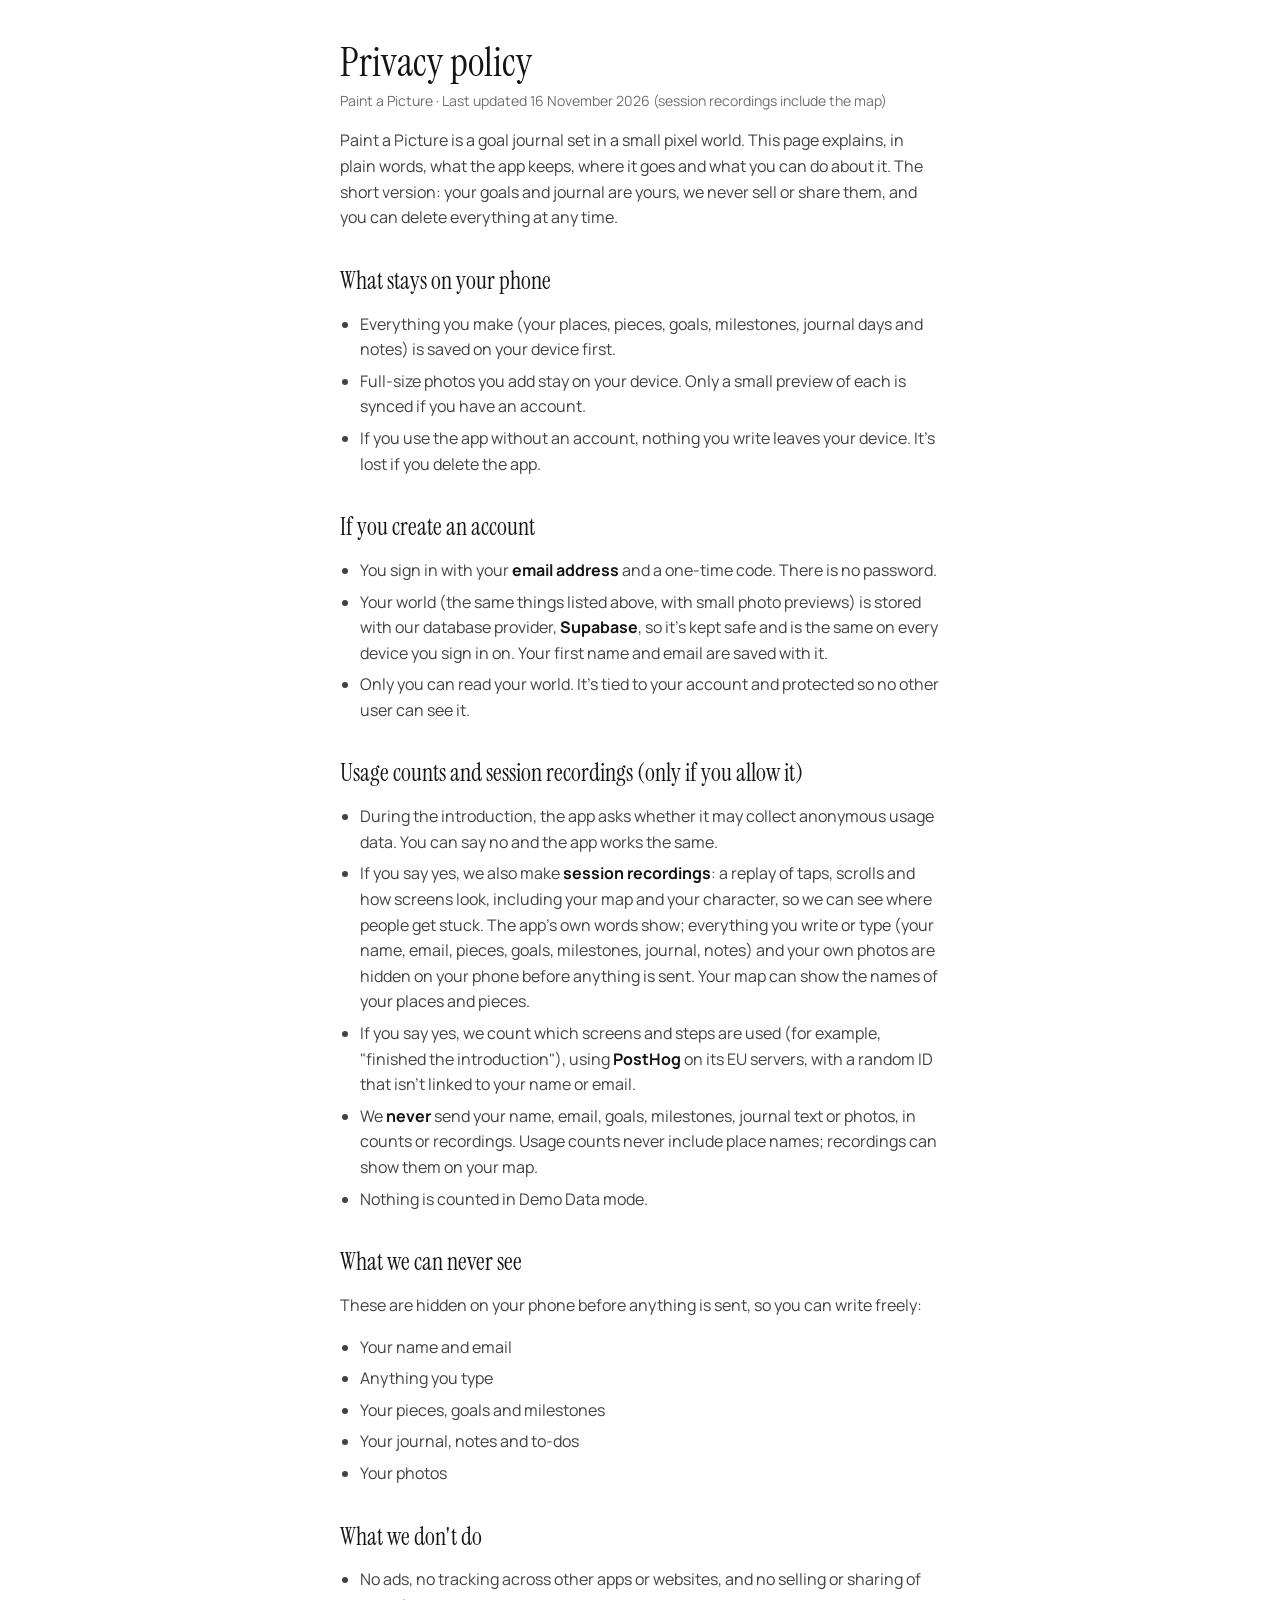
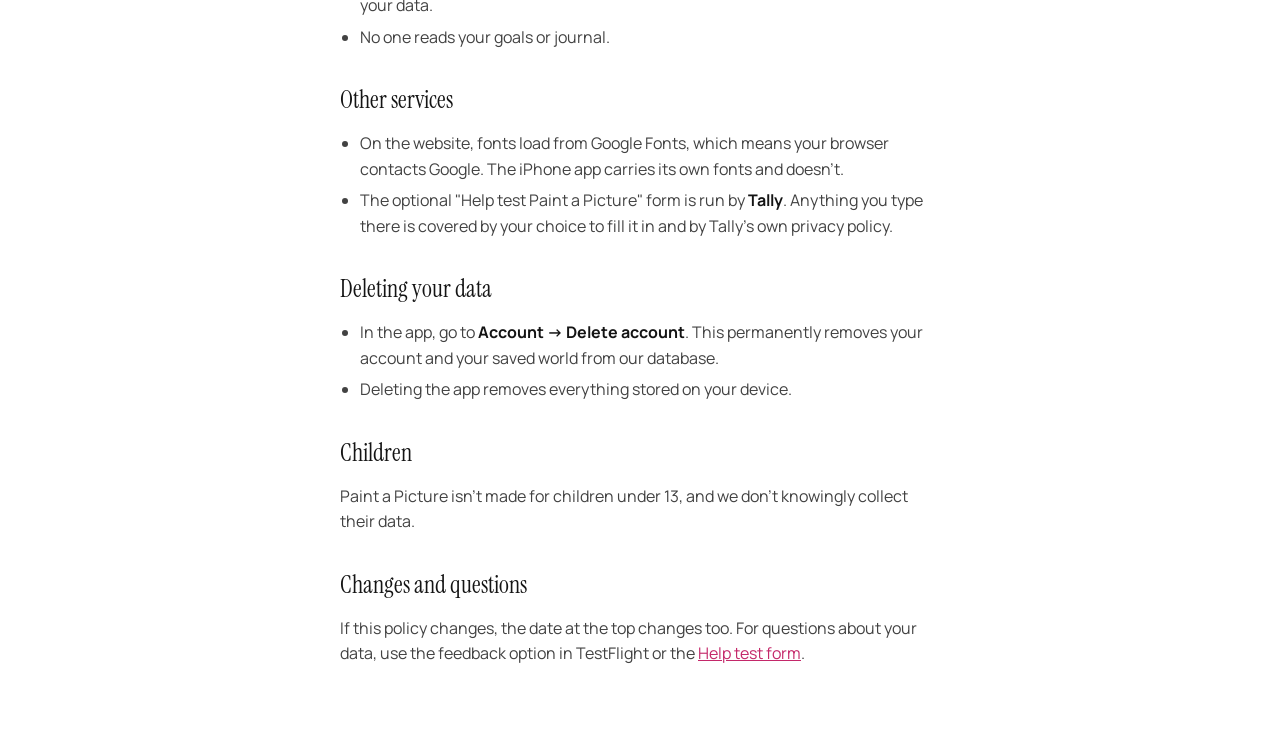
<file: privacy.html>
<!doctype html>
<html lang="en">
<head>
<meta charset="utf-8">
<meta name="viewport" content="width=device-width,initial-scale=1,viewport-fit=cover">
<title>Privacy policy · Paint a Picture</title>
<link rel="preconnect" href="https://fonts.googleapis.com">
<link rel="stylesheet" href="https://fonts.googleapis.com/css2?family=Instrument+Serif&family=Manrope:wght@400;600;700&display=swap">
<style>
  :root{--ink:#141414;--ink-2:#424242;--muted:#6f6f6f;--line:#ebe9e4;--accent:#ea4c8e;--accent-ink:#c4286a;--paper:#fff}
  *{box-sizing:border-box}
  body{margin:0;background:var(--paper);color:var(--ink);font:16px/1.6 Manrope,system-ui,sans-serif}
  main{max-width:640px;margin:0 auto;padding:calc(env(safe-area-inset-top,0px) + 40px) 20px calc(env(safe-area-inset-bottom,0px) + 56px)}
  h1{font-family:"Instrument Serif",Georgia,serif;font-weight:400;font-size:40px;line-height:1.1;margin:0 0 6px}
  h2{font-family:"Instrument Serif",Georgia,serif;font-weight:400;font-size:24px;line-height:1.2;margin:36px 0 8px}
  p,li{color:var(--ink-2)}
  ul{padding-left:20px}
  li{margin:6px 0}
  .muted{color:var(--muted);font-size:14px;margin:0}
  a{color:var(--accent-ink)}
  b{color:var(--ink)}
</style>
</head>
<body>
<main>
  <h1>Privacy policy</h1>
  <p class="muted">Paint a Picture · Last updated 16 November 2026 (session recordings include the map)</p>

  <p>Paint a Picture is a goal journal set in a small pixel world. This page explains, in plain words, what the app keeps,
  where it goes and what you can do about it. The short version: your goals and journal are yours, we never sell or share
  them, and you can delete everything at any time.</p>

  <h2>What stays on your phone</h2>
  <ul>
    <li>Everything you make (your places, pieces, goals, milestones, journal days and notes) is saved on your device first.</li>
    <li>Full-size photos you add stay on your device. Only a small preview of each is synced if you have an account.</li>
    <li>If you use the app without an account, nothing you write leaves your device. It's lost if you delete the app.</li>
  </ul>

  <h2>If you create an account</h2>
  <ul>
    <li>You sign in with your <b>email address</b> and a one-time code. There is no password.</li>
    <li>Your world (the same things listed above, with small photo previews) is stored with our database provider,
      <b>Supabase</b>, so it's kept safe and is the same on every device you sign in on. Your first name and email are
      saved with it.</li>
    <li>Only you can read your world. It's tied to your account and protected so no other user can see it.</li>
  </ul>

  <h2>Usage counts and session recordings (only if you allow it)</h2>
  <ul>
    <li>During the introduction, the app asks whether it may collect anonymous usage data. You can say no and the app works the same.</li>
    <li>If you say yes, we also make <b>session recordings</b>: a replay of taps, scrolls and how screens look, including
      your map and your character, so we can see where people get stuck. The app's own words show; everything you write
      or type (your name, email, pieces, goals, milestones, journal, notes) and your own photos are hidden on your phone
      before anything is sent. Your map can show the names of your places and pieces.</li>
    <li>If you say yes, we count which screens and steps are used (for example, "finished the introduction"), using
      <b>PostHog</b> on its EU servers, with a random ID that isn't linked to your name or email.</li>
    <li>We <b>never</b> send your name, email, goals, milestones, journal text or photos, in counts or recordings. Usage counts never include place names; recordings can show them on your map.</li>
    <li>Nothing is counted in Demo Data mode.</li>
  </ul>

  <h2>What we can never see</h2>
  <p>These are hidden on your phone before anything is sent, so you can write freely:</p>
  <ul>
    <li>Your name and email</li>
    <li>Anything you type</li>
    <li>Your pieces, goals and milestones</li>
    <li>Your journal, notes and to-dos</li>
    <li>Your photos</li>
  </ul>

  <h2>What we don't do</h2>
  <ul>
    <li>No ads, no tracking across other apps or websites, and no selling or sharing of your data.</li>
    <li>No one reads your goals or journal.</li>
  </ul>

  <h2>Other services</h2>
  <ul>
    <li>On the website, fonts load from Google Fonts, which means your browser contacts Google. The iPhone app carries its
      own fonts and doesn't.</li>
    <li>The optional "Help test Paint a Picture" form is run by <b>Tally</b>. Anything you type there is covered by your
      choice to fill it in and by Tally's own privacy policy.</li>
  </ul>

  <h2>Deleting your data</h2>
  <ul>
    <li>In the app, go to <b>Account → Delete account</b>. This permanently removes your account and your saved world from
      our database.</li>
    <li>Deleting the app removes everything stored on your device.</li>
  </ul>

  <h2>Children</h2>
  <p>Paint a Picture isn't made for children under 13, and we don't knowingly collect their data.</p>

  <h2>Changes and questions</h2>
  <p>If this policy changes, the date at the top changes too. For questions about your data, use the feedback option in
  TestFlight or the <a href="https://tally.so/r/kbe21Z">Help test form</a>.</p>
</main>
</body>
</html>
</file>
